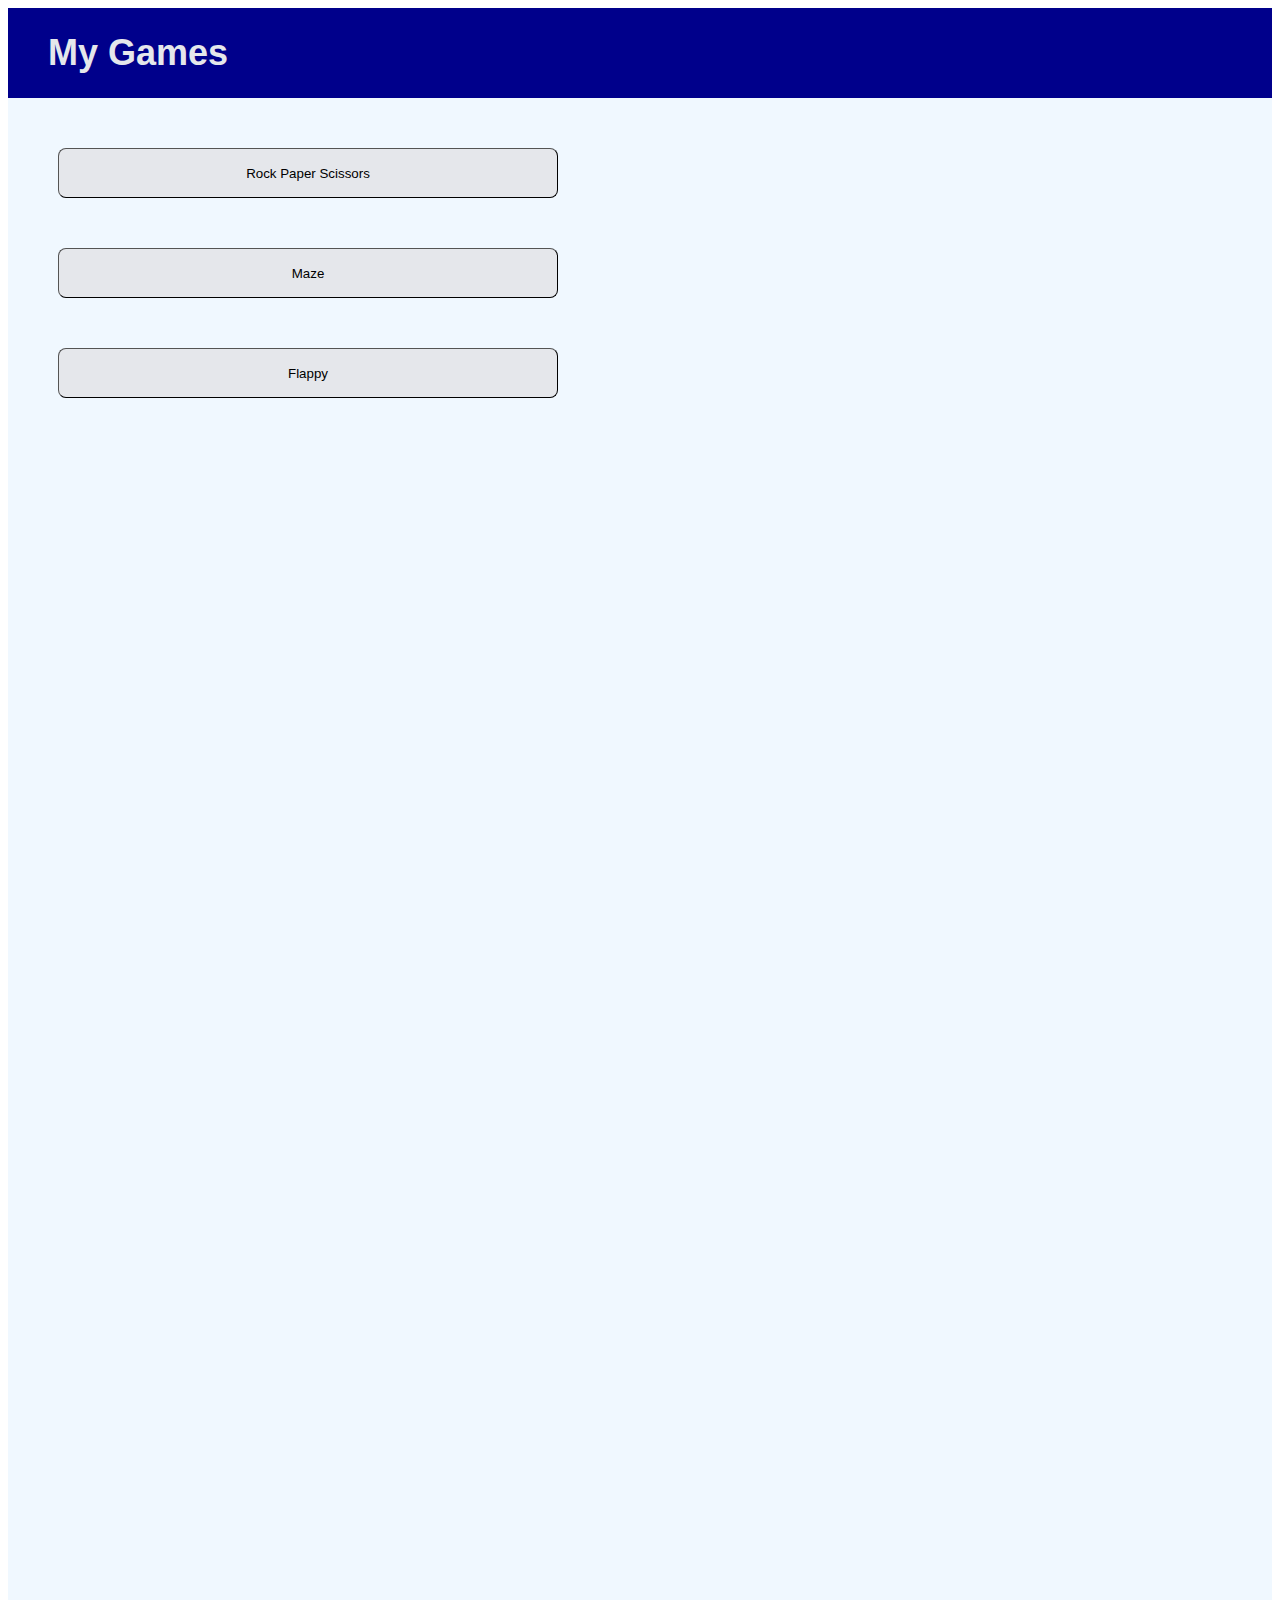
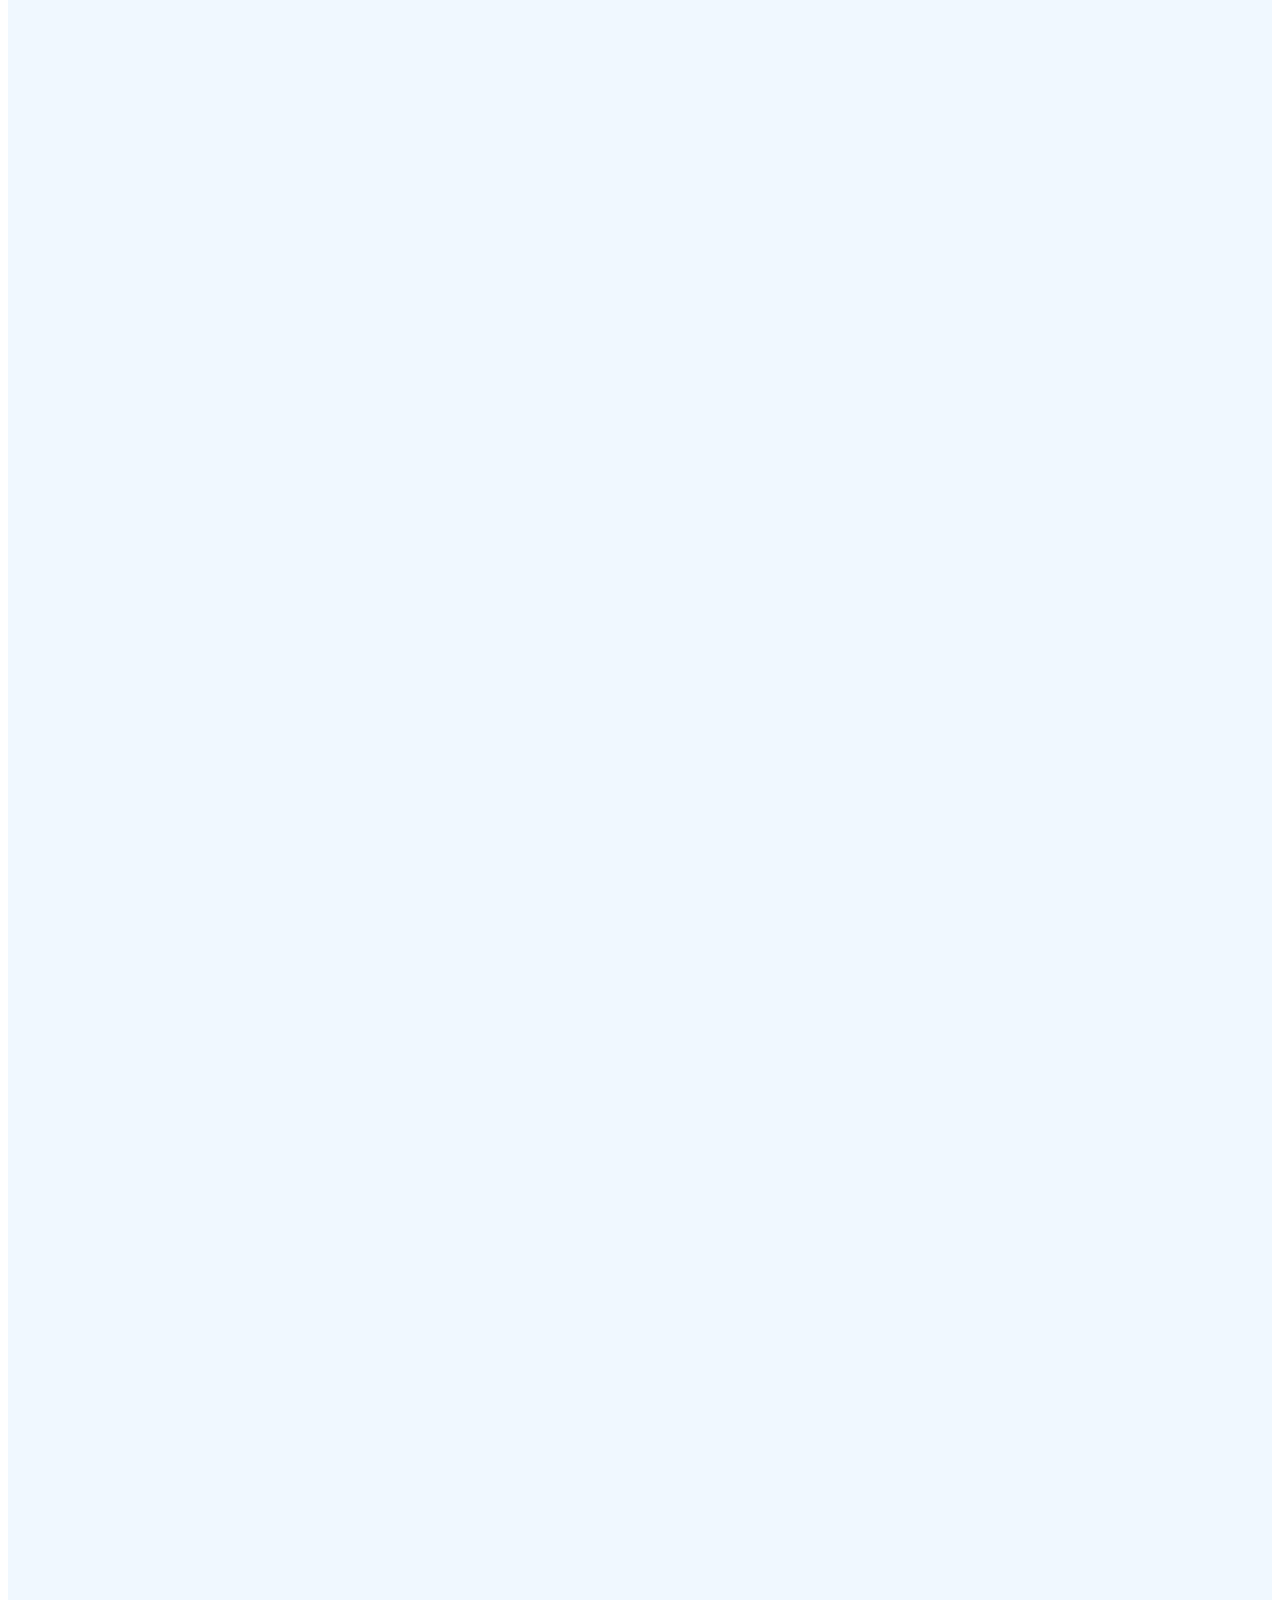
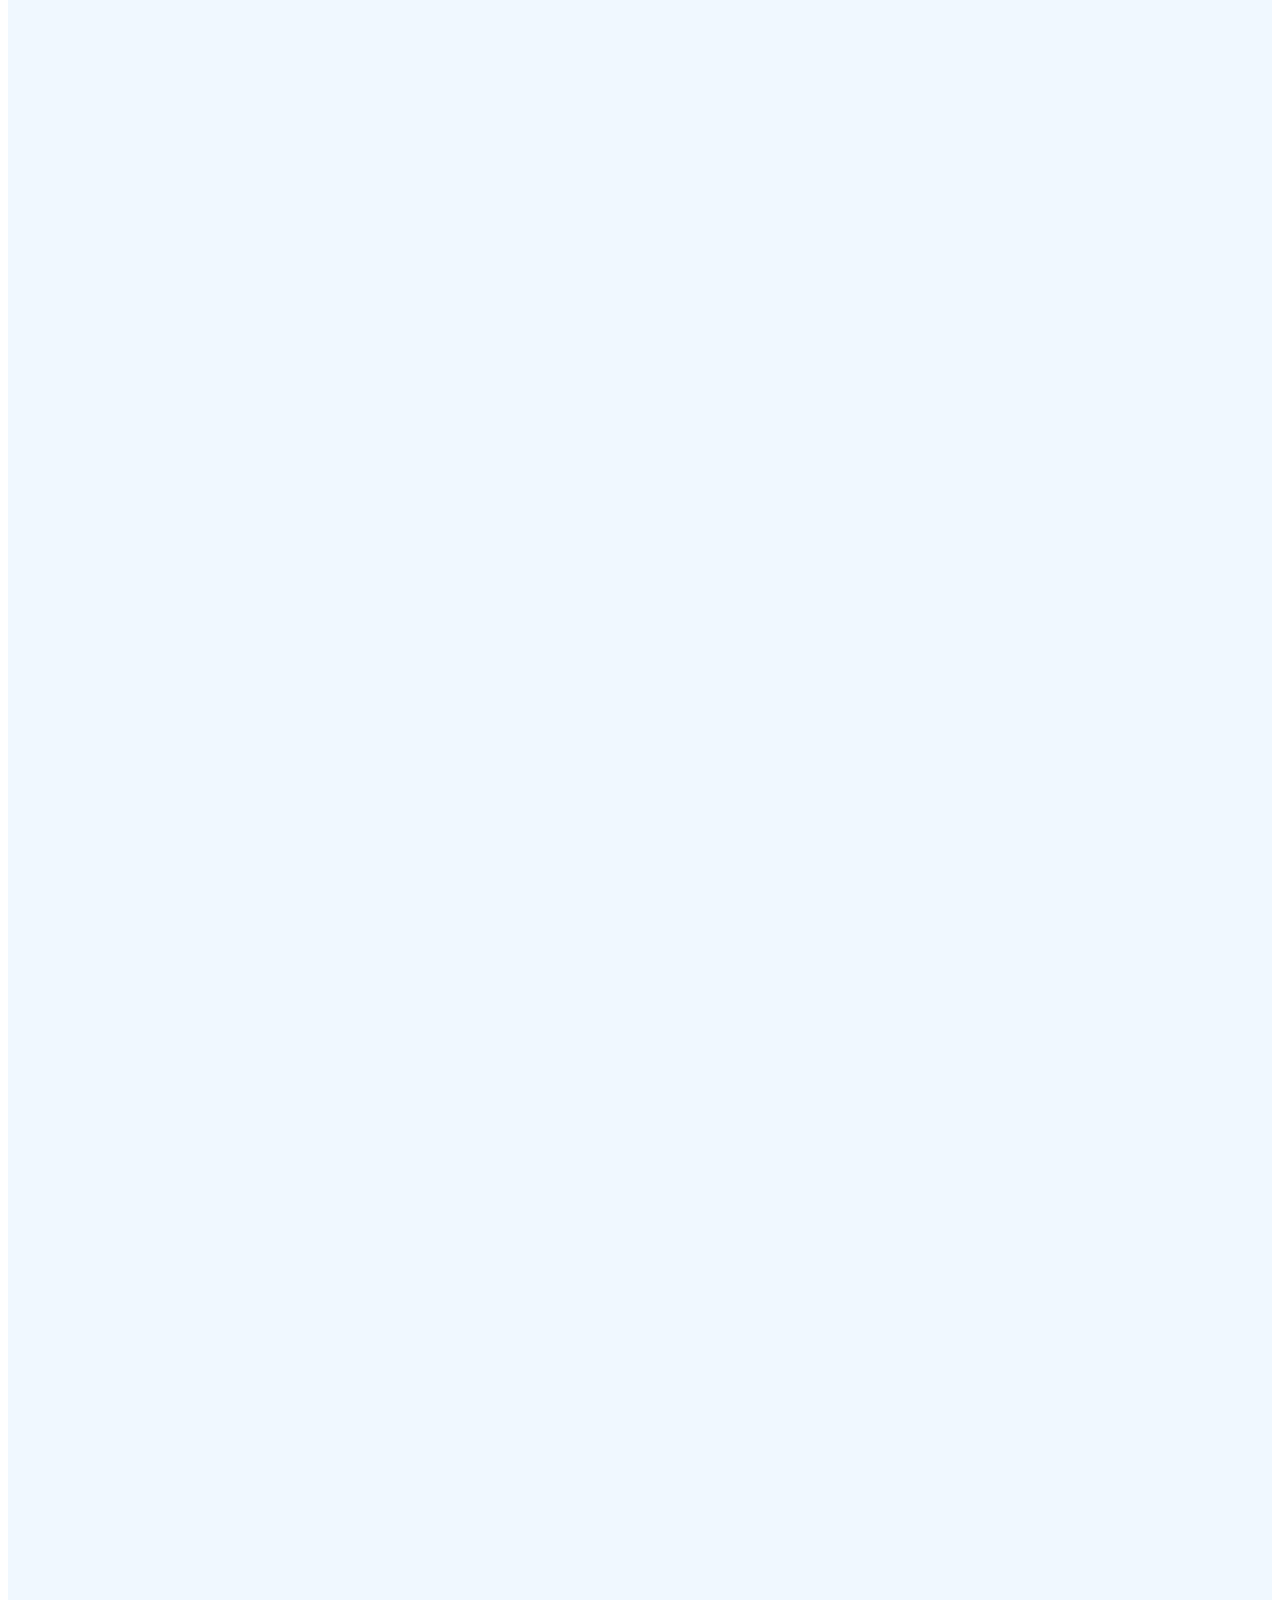
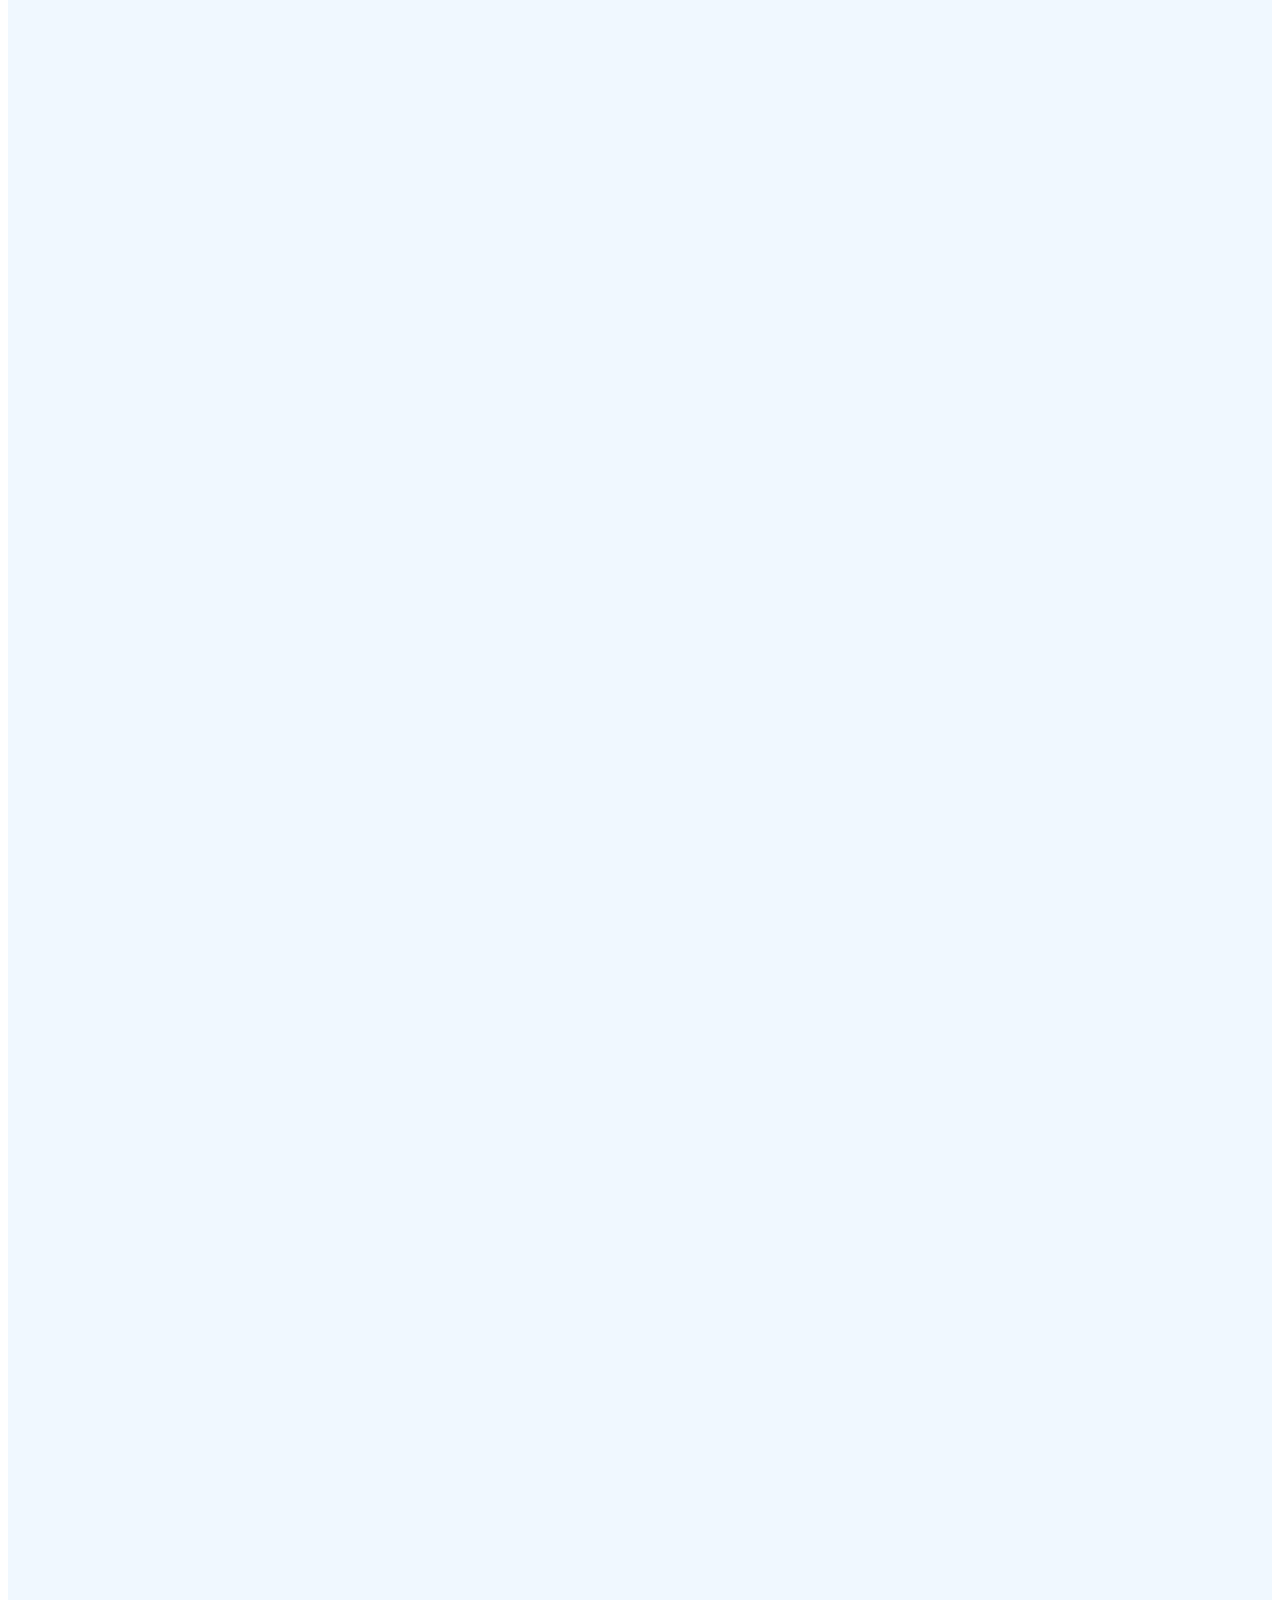
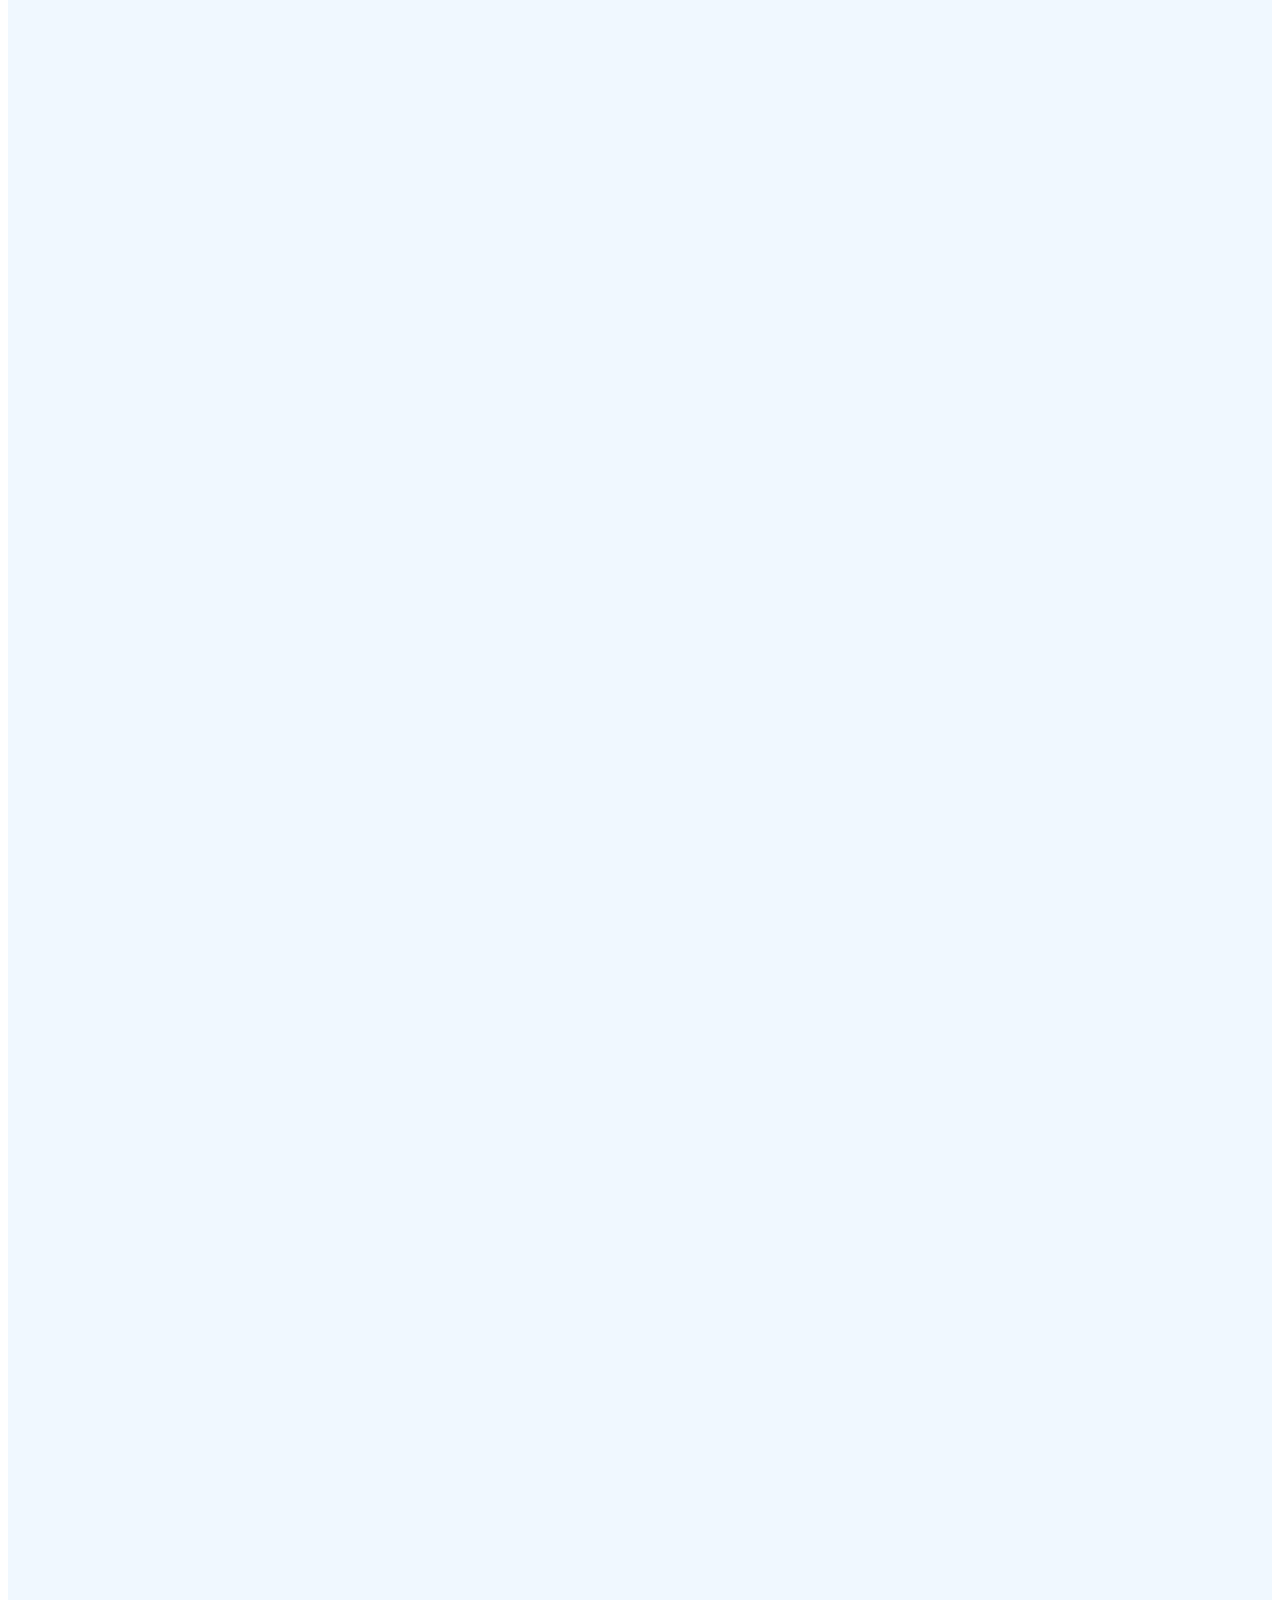
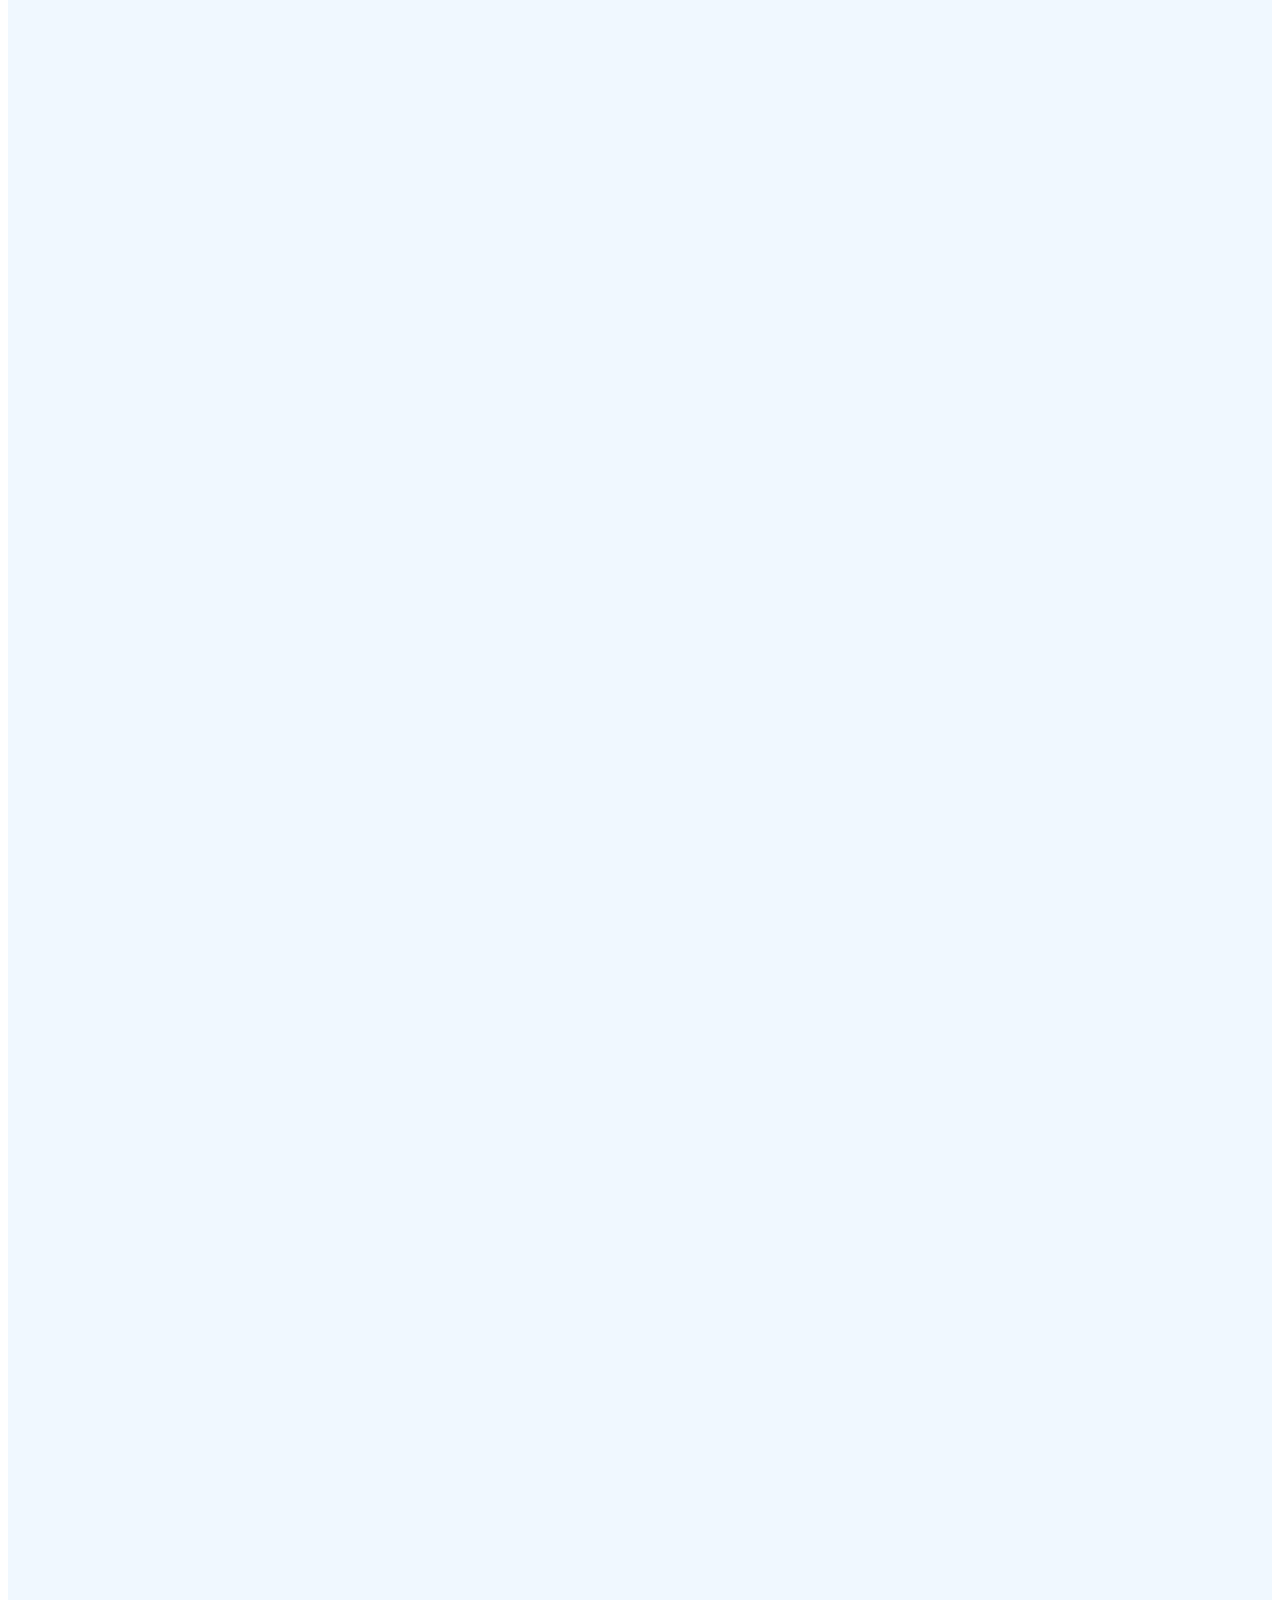
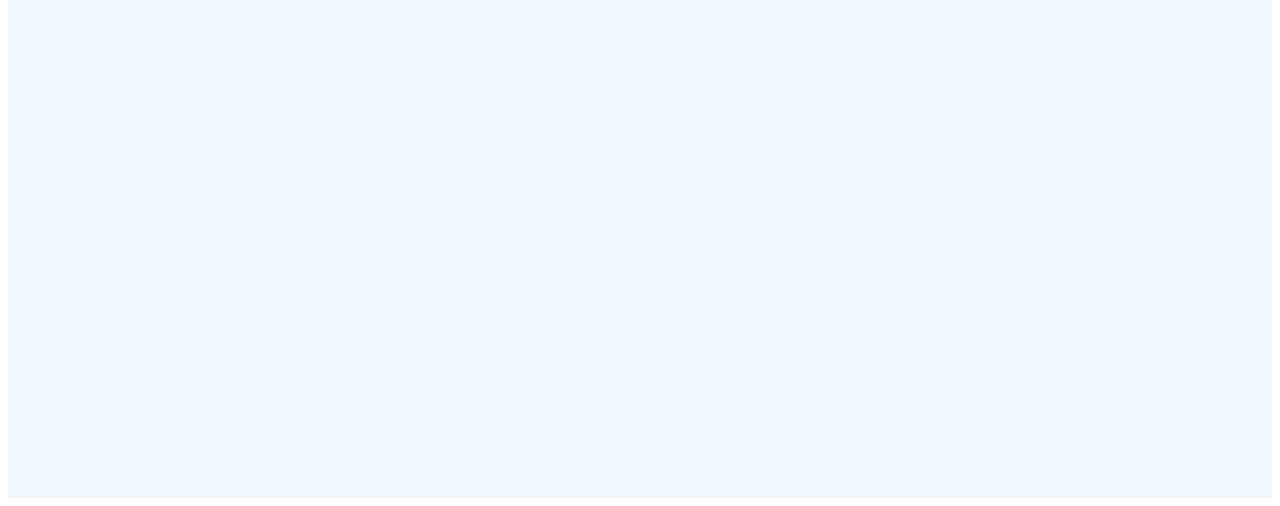
<file: index.html>
<!DOCTYPE html>
<link rel="stylesheet" href="styles.css">
<meta http-equiv="Permissions-Policy" content="interest-cohort=()">
<html lang="en">
        <head>
                <meta charset="UTF-8">
                <title>Games</title>
        </head>
        <body>
                <div class = "header">
                        <div class = "top_of_header">
                                <h1>My Games</h1>
                        </div>
                </div>
                <div class = "background">
                        <button class = "button" onclick="window.location.href='./../rock-paper-scissors/index.html'">Rock Paper Scissors</button>
                        <button class = "button" onclick="window.location.href='./pages/maze/maze.html'">Maze</button>
                        <button class = "button" onclick="window.location.href='./pages/flappy/flappy.html'">Flappy</button>
                </div>
	</body>
</html>
</file>
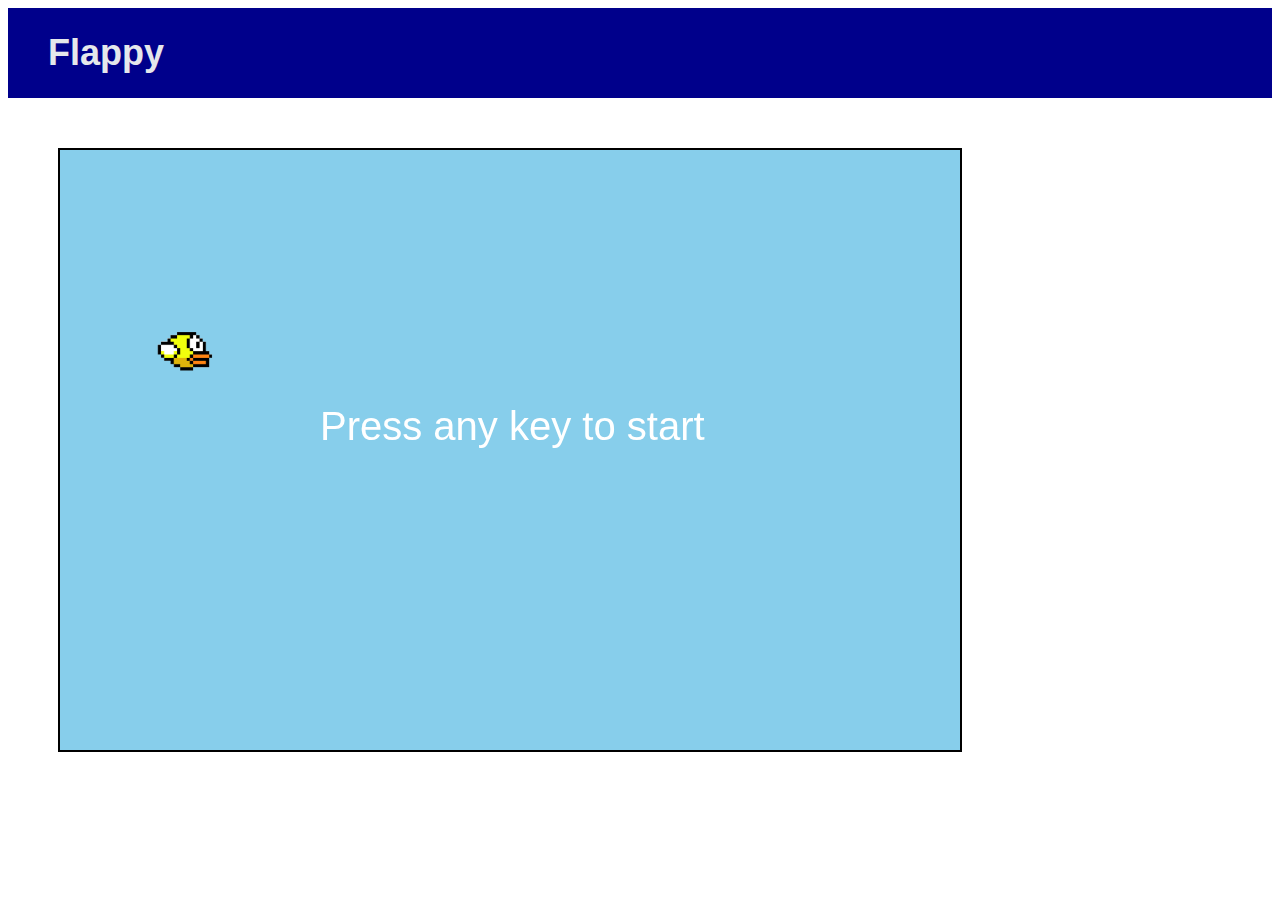
<file: pages/flappy/flappy.html>
<!DOCTYPE html>
<link rel="stylesheet" href="flappy_styles.css">
<html lang="en">
        <head>
                <meta charset="UTF-8">
                <title>Flappy</title>
        </head>
        <body>
                <div class = "header">
                        <div class = "top_of_header">
                                <h1>Flappy</h1>
                        </div>
                </div>
                <div id="canvas"></div>
                <body onload="showInstructions()">
                <img id="playerImage" src="./images/flappy-bird-sprite.png" class="hidden">
                <img id="nerdImage" src="./images/nerd-sprite.png" class="hidden">
                <img id="thirdImage" src="./images/third-sprite.png" class="hidden">
                <img id="turdImage" src="./images/poop-emoji-sprite.png" class="hidden">
                <img id="herdImage" src="./images/herd-sprite.png" class="hidden">
	</body>
</html>

<script src="flappy_script.js"></script>
</file>
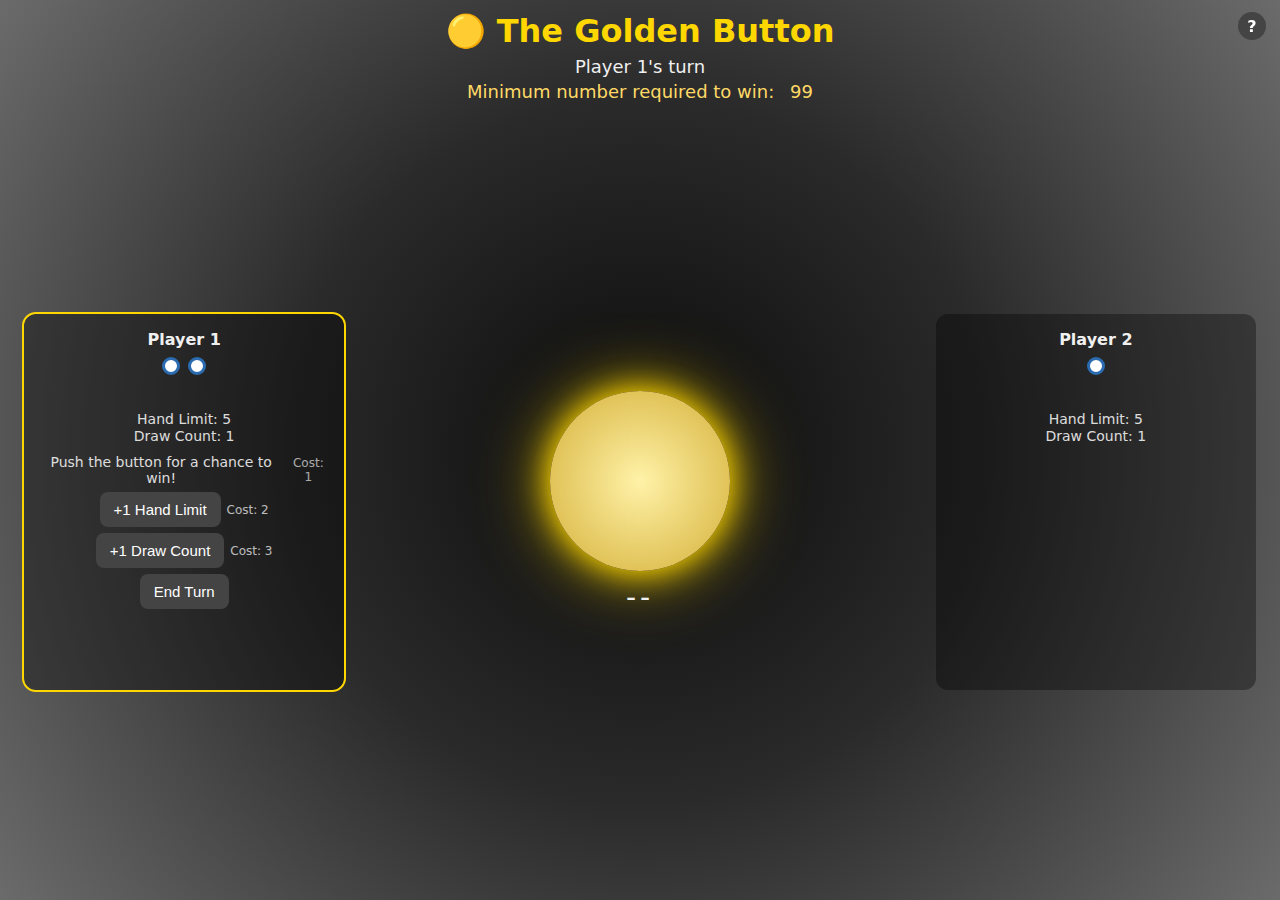
<file: pages/golden_button/golden_button.html>
<!DOCTYPE html>
<html lang="en">
<head>
<meta charset="UTF-8">
<title>The Golden Button</title>

<style>
  * { box-sizing: border-box; }

  body {
    margin: 0;
    font-family: system-ui, Arial, sans-serif;
    height: 100vh;
    background: radial-gradient(circle at center, #0b0b0b 0%, #2a2a2a 45%, #6b6b6b 100%);
    color: #f0f0f0;
    display: flex;
    flex-direction: column;
    overflow: hidden;
  }

  h1 {
    text-align: center;
    margin: 12px 0 4px;
    color: gold;
  }

  #helpIcon {
    position: fixed;
    top: 12px;
    right: 14px;
    width: 28px;
    height: 28px;
    border-radius: 50%;
    background: #444;
    color: #fff;
    font-weight: bold;
    display: flex;
    align-items: center;
    justify-content: center;
    cursor: pointer;
    z-index: 10;
  }

  #helpOverlay {
    position: fixed;
    inset: 0;
    background: rgba(0,0,0,0.6);
    display: none;
    align-items: center;
    justify-content: center;
    z-index: 20;
  }

  #helpModal {
    background: #1e1e1e;
    border-radius: 12px;
    padding: 20px 24px;
    width: 90%;
    max-width: 540px;
    max-height: 80vh;
    overflow-y: auto;
  }

  #helpModal h2 {
    margin-top: 0;
    color: gold;
  }

  #helpModal p, #helpModal li {
    font-size: 14px;
    line-height: 1.55;
  }

  #closeHelp {
    margin-top: 14px;
    padding: 8px 14px;
    background: #444;
    border: none;
    border-radius: 6px;
    color: #fff;
    cursor: pointer;
  }

  #status {
    text-align: center;
    margin: 2px 0;
    font-size: 18px;
  }

  #threshold {
    text-align: center;
    margin: 2px 0;
    font-size: 18px;
    color: #ffd966;
  }

  .threshold-number {
    display: inline-block;
    margin-left: 10px;
    transition: color 0.3s ease, transform 0.3s ease;
  }

  .threshold-number.alert {
    color: #ff4d4d;
    transform: scale(2.1);
  }

  #game {
    flex: 1;
    display: flex;
    align-items: center;
    justify-content: space-between;
    padding: 24px;
  }

  .player {
    width: 26%;
    padding: 16px;
    border-radius: 12px;
    background: rgba(0,0,0,0.35);
    text-align: center;
  }

  .player.active {
    outline: 2px solid gold;
  }

  .chips {
    min-height: 56px;
    margin: 4px 0 2px;
  }

  .chip {
    width: 18px;
    height: 18px;
    border-radius: 50%;
    background: #fff;
    border: 3px solid #2b6cb0;
    display: inline-block;
    margin: 4px;
  }

  .stat {
    font-size: 14px;
    margin: 1px 0;
    opacity: 0.9;
  }

  .side {
    min-height: 220px;
    display: flex;
    flex-direction: column;
    gap: 6px;
    align-items: center;
    margin-top: 10px;
  }

  .promptRow {
    display: flex;
    align-items: center;
    gap: 6px;
    font-size: 14px;
    opacity: 0.9;
  }

  .actionRow {
    display: flex;
    align-items: center;
    gap: 6px;
  }

  .cost {
    font-size: 12px;
    opacity: 0.75;
  }

  button {
    padding: 9px 14px;
    font-size: 15px;
    border-radius: 8px;
    border: none;
    cursor: pointer;
    background: #444;
    color: #fff;
  }

  button:disabled {
    background: #222;
    opacity: 0.5;
    cursor: not-allowed;
  }

  .warning {
    font-size: 12px;
    color: #ff8080;
    margin-top: 4px;
    text-align: center;
  }

  #center {
    width: 40%;
    text-align: center;
  }

  #winMessage {
    font-size: 26px;
    color: gold;
    margin-bottom: 10px;
    display: none;
  }

  #goldenButton {
    width: 180px;
    height: 180px;
    border-radius: 50%;
    border: none;
    cursor: pointer;
    background: radial-gradient(circle, #fff2a8, #d4af37);
    box-shadow: 0 0 30px gold, 0 0 70px rgba(255,215,0,0.9);
    animation: pulse 2s infinite;
  }

  @keyframes pulse {
    0% { box-shadow: 0 0 25px gold; }
    50% { box-shadow: 0 0 90px gold; }
    100% { box-shadow: 0 0 25px gold; }
  }

  #roll {
    margin-top: 10px;
    font-size: 28px;
    letter-spacing: 4px;
    font-variant-numeric: tabular-nums;
  }

  #playAgain {
    margin: 10px auto 18px;
    padding: 12px 22px;
    font-size: 18px;
    display: none;
    background: gold;
    color: #000;
  }

  .confetti {
    position: fixed;
    top: -10px;
    width: 10px;
    height: 10px;
    animation: fall linear forwards;
    z-index: 50;
  }

  @keyframes fall {
    to { transform: translateY(110vh) rotate(720deg); }
  }
</style>
</head>
<body>

<div id="helpIcon">?</div>

<div id="helpOverlay">
  <div id="helpModal">
    <h2>How to Play</h2>
    <p>
      At the start of your turn, you automatically gain chips equal to your Draw Count.
      You may spend chips any number of times, and you cannot end your turn while holding
      more chips than your Hand Limit.
    </p>
    <ul>
      <li>Spend 1 chip to press the Golden Button and roll for an instant win.</li>
      <li>Spend 2 chips to permanently increase your Hand Limit by 1.</li>
      <li>Spend 3 chips to permanently increase your Draw Count by 1.</li>
    </ul>
    <p>
      Roll 00–99. If the roll ≥ the minimum, you win instantly.
      Otherwise the minimum decreases by 1.
    </p>
    <button id="closeHelp">Close</button>
  </div>
</div>

<h1>🟡 The Golden Button</h1>
<div id="status"></div>
<div id="threshold">
  Minimum number required to win:
  <span id="thresholdNumber" class="threshold-number">99</span>
</div>

<div id="game">
  <div class="player" id="p1">
    <strong>Player 1</strong>
    <div class="chips"></div>
    <div class="stat hand"></div>
    <div class="stat draw"></div>
    <div class="side" id="sideP1"></div>
  </div>

  <div id="center">
    <div id="winMessage"></div>
    <button id="goldenButton"></button>
    <div id="roll">--</div>
  </div>

  <div class="player" id="p2">
    <strong>Player 2</strong>
    <div class="chips"></div>
    <div class="stat hand"></div>
    <div class="stat draw"></div>
    <div class="side" id="sideP2"></div>
  </div>
</div>

<button id="playAgain">Play Again</button>

<script>
let players, currentPlayer, threshold, winner, rolling;

const gameEl = document.getElementById("game");
const winMessage = document.getElementById("winMessage");

function resetGame() {
  document.querySelectorAll(".confetti").forEach(c => c.remove());
  gameEl.querySelectorAll("button").forEach(b => b.disabled = false);

  players = [
    { chips: 1, draw: 1, hand: 5 },
    { chips: 1, draw: 1, hand: 5 }
  ];
  currentPlayer = 0;
  threshold = 99;
  winner = null;
  rolling = false;

  winMessage.style.display = "none";
  document.getElementById("playAgain").style.display = "none";
  document.getElementById("roll").textContent = "--";

  updateThreshold();
  startTurn();
}

function startTurn() {
  players[currentPlayer].chips += players[currentPlayer].draw;
  render();
}

function render() {
  ["p1","p2"].forEach((id,i)=>{
    const p = players[i];
    const div = document.getElementById(id);
    div.classList.toggle("active", i===currentPlayer && !winner);

    const chipsDiv = div.querySelector(".chips");
    chipsDiv.innerHTML="";
    for(let c=0;c<p.chips;c++){
      const chip=document.createElement("span");
      chip.className="chip";
      chipsDiv.appendChild(chip);
    }
    div.querySelector(".hand").textContent=`Hand Limit: ${p.hand}`;
    div.querySelector(".draw").textContent=`Draw Count: ${p.draw}`;
  });

  document.getElementById("status").textContent =
    winner ? "" : `Player ${currentPlayer+1}'s turn`;

  renderSideButtons();
}

function updateThreshold(flash=false){
  const el=document.getElementById("thresholdNumber");
  el.textContent=threshold;
  if(flash){
    el.classList.add("alert");
    setTimeout(()=>el.classList.remove("alert"),1000);
  }
}

function renderSideButtons(){
  ["sideP1","sideP2"].forEach((id,i)=>{
    const side=document.getElementById(id);
    side.innerHTML="";
    if(i!==currentPlayer || winner) return;

    const p=players[i];

    const prompt=document.createElement("div");
    prompt.className="promptRow";
    prompt.innerHTML=`<span>Push the button for a chance to win!</span><span class="cost">Cost: 1</span>`;
    side.appendChild(prompt);

    side.append(
      actionRow("+1 Hand Limit",2,()=>{if(p.chips>=2){p.chips-=2;p.hand++;render();}}),
      actionRow("+1 Draw Count",3,()=>{if(p.chips>=3){p.chips-=3;p.draw++;render();}})
    );

    const endBtn=document.createElement("button");
    endBtn.textContent="End Turn";
    endBtn.onclick=()=>{currentPlayer^=1;startTurn();};
    side.appendChild(endBtn);

    if(p.chips>p.hand){
      endBtn.disabled=true;
      const w=document.createElement("div");
      w.className="warning";
      w.textContent="You can't end your turn with a chip count above your hand limit";
      side.appendChild(w);
    }
  });
}

function actionRow(label,cost,fn){
  const r=document.createElement("div");
  r.className="actionRow";
  const b=document.createElement("button");
  b.textContent=label;
  b.onclick=fn;
  const c=document.createElement("span");
  c.className="cost";
  c.textContent=`Cost: ${cost}`;
  r.append(b,c);
  return r;
}

document.getElementById("goldenButton").onclick=async()=>{
  if(winner||rolling) return;
  const p=players[currentPlayer];
  if(p.chips<1) return;
  p.chips--; rolling=true;

  const rollEl=document.getElementById("roll");
  let spin=setInterval(()=>{rollEl.textContent=Math.floor(Math.random()*100).toString().padStart(2,"0");},40);
  await new Promise(r=>setTimeout(r,800));

  clearInterval(spin);
  const roll=Math.floor(Math.random()*100);
  rollEl.textContent=roll.toString().padStart(2,"0");

  if(roll>=threshold){
    winner=currentPlayer;
    winMessage.textContent=`🎉 Player ${currentPlayer+1} Wins! 🎉`;
    winMessage.style.display="block";
    document.getElementById("playAgain").style.display="block";

    gameEl.querySelectorAll("button").forEach(b=>b.disabled=true);
    spawnConfetti();
    return;
  }

  threshold--;
  updateThreshold(true);
  rolling=false;
  render();
};

function spawnConfetti(){
  for(let i=0;i<160;i++){
    const c=document.createElement("div");
    c.className="confetti";
    c.style.left=Math.random()*100+"vw";
    c.style.background=`hsl(${Math.random()*360},90%,60%)`;
    c.style.animationDuration=2+Math.random()*2+"s";
    document.body.appendChild(c);
    setTimeout(()=>c.remove(),4000);
  }
}

document.getElementById("playAgain").onclick=resetGame;
document.getElementById("helpIcon").onclick=()=>helpOverlay.style.display="flex";
document.getElementById("closeHelp").onclick=()=>helpOverlay.style.display="none";

resetGame();
</script>

</body>
</html>
</file>
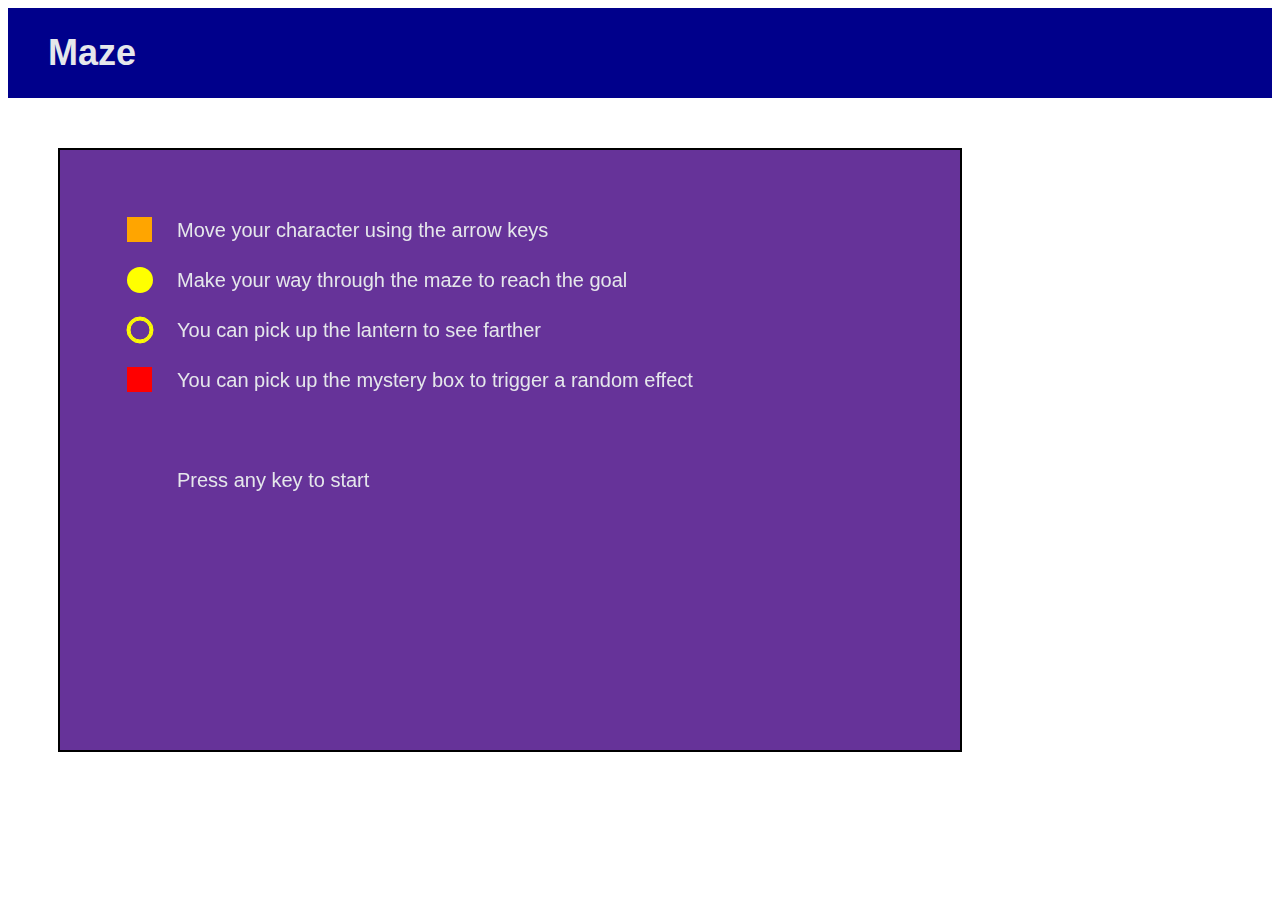
<file: pages/maze/maze.html>
<!DOCTYPE html>
<link rel="stylesheet" href="maze_styles.css">
<meta http-equiv="Permissions-Policy" content="interest-cohort=()">
<html lang="en">
        <head>
                <meta charset="UTF-8">
                <title>Maze</title>
        </head>
        <body>
                <div class = "header">
                        <div class = "top_of_header">
                                <h1>Maze</h1>
                        </div>
                </div>
                <div id="canvas"></div>
                <body onload="showInstructions()">
                
	</body>
</html>

<script src="maze_script.js"></script>
</file>
<file: styles.css>
.header {
    background-color: darkblue;
}

.top_of_header {
    display: flex;
    color: #E5E7EB;
    font-size: 18px;
    margin-left: 40px;
    margin-right: 40px;
    font-family:'Segoe UI', Tahoma, Geneva, Verdana, sans-serif;
}

.background {
    background-color: aliceblue;
    height: 10000px;
    display: flex;
    flex-direction: column;
}

.body {
    padding-top: 70px;
    padding-left: 20px;
    font-family: sans-serif;
}

.button {
    width: 500px;
    height: 50px;
    background-color: #E5E7EB;
    border-radius: 8px;
    border-width: 1px;
    margin-top: 50px;
    margin-left: 50px;
}
</file>
<file: pages/flappy/flappy_styles.css>
.header {
    background-color: darkblue;
}

.top_of_header {
    display: flex;
    color: #E5E7EB;
    font-size: 18px;
    margin-left: 40px;
    margin-right: 40px;
    font-family:'Segoe UI', Tahoma, Geneva, Verdana, sans-serif;
}

canvas {
    border:2px solid black;
    background-color: skyblue;
    margin-top: 50px;
    margin-left: 50px;
}

.hidden {
  display : none;
  background-color: transparent;
}
</file>
<file: pages/maze/maze_styles.css>
.header {
    background-color: darkblue;
}

.top_of_header {
    display: flex;
    color: #E5E7EB;
    font-size: 18px;
    margin-left: 40px;
    margin-right: 40px;
    font-family:'Segoe UI', Tahoma, Geneva, Verdana, sans-serif;
}

canvas {
    border:2px solid black;
    background-color: rebeccapurple;
    margin-top: 50px;
    margin-left: 50px;
}
</file>
